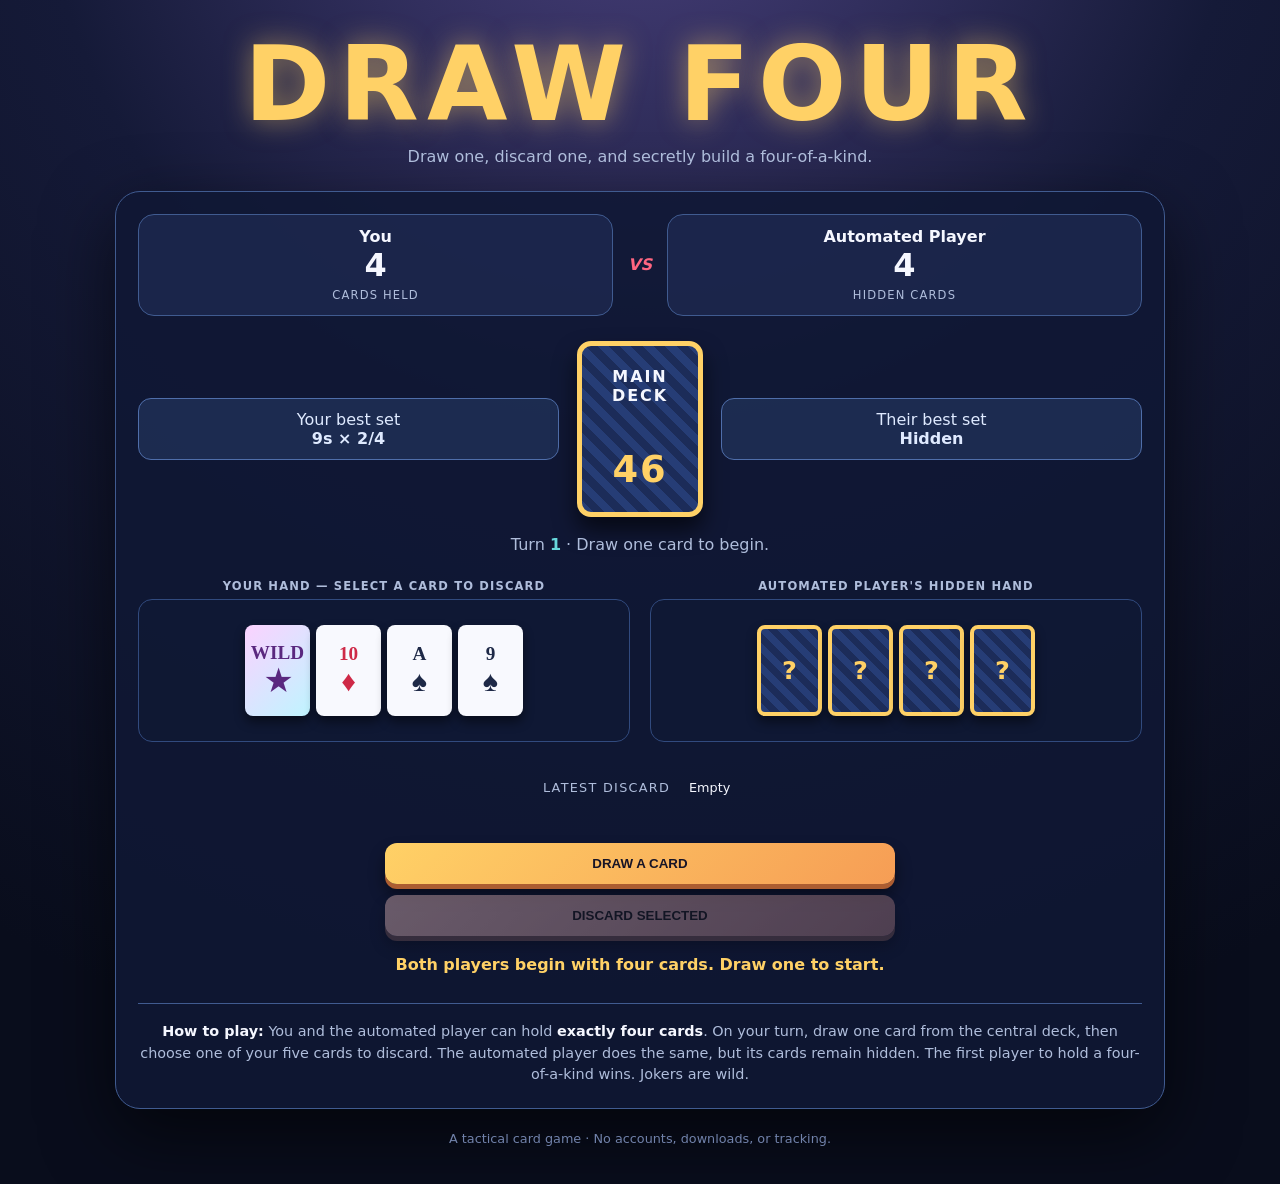
<file: index.html>
<!doctype html><html lang="en"><head><meta charset="utf-8"><meta name="viewport" content="width=device-width,initial-scale=1"><meta name="description" content="Draw Four — a hidden-hand tactical card game."><title>Draw Four | Card Game</title><link rel="stylesheet" href="game.css"></head><body><main><header><h1>DRAW FOUR</h1><p>Draw one, discard one, and secretly build a four-of-a-kind.</p></header><section class="game"><div class="scoreboard"><div class="side"><h2>You</h2><strong id="youCount">4</strong><span>cards held</span></div><div class="vs">VS</div><div class="side"><h2>Automated Player</h2><strong id="botCount">4</strong><span>hidden cards</span></div></div><div class="deck-area"><div class="goal">Your best set<br><b id="youGoal">—</b></div><div class="deck">MAIN DECK<b id="deckCount">46</b></div><div class="goal">Their best set<br><b id="botGoal">Hidden</b></div></div><p class="turn" id="turn"></p><div class="hands"><div class="hand-wrap"><h3>Your hand — select a card to discard</h3><div class="hand" id="youHand"></div></div><div class="hand-wrap"><h3>Automated player's hidden hand</h3><div class="hand bot-hand" id="botHand"></div></div></div><div class="discard-zone"><span>Latest discard</span><div class="last-card" id="discard">Empty</div></div><div class="actions three-actions"><button id="draw">DRAW A CARD</button><button id="discardButton">DISCARD SELECTED</button><button id="playAgain" hidden>PLAY AGAIN</button></div><p class="status" id="status" aria-live="polite"></p><p class="rules"><strong>How to play:</strong> You and the automated player can hold <strong>exactly four cards</strong>. On your turn, draw one card from the central deck, then choose one of your five cards to discard. The automated player does the same, but its cards remain hidden. The first player to hold a four-of-a-kind wins. Jokers are wild.</p></section><footer>A tactical card game · No accounts, downloads, or tracking.</footer></main><script src="game.js"></script></body></html>
</file>
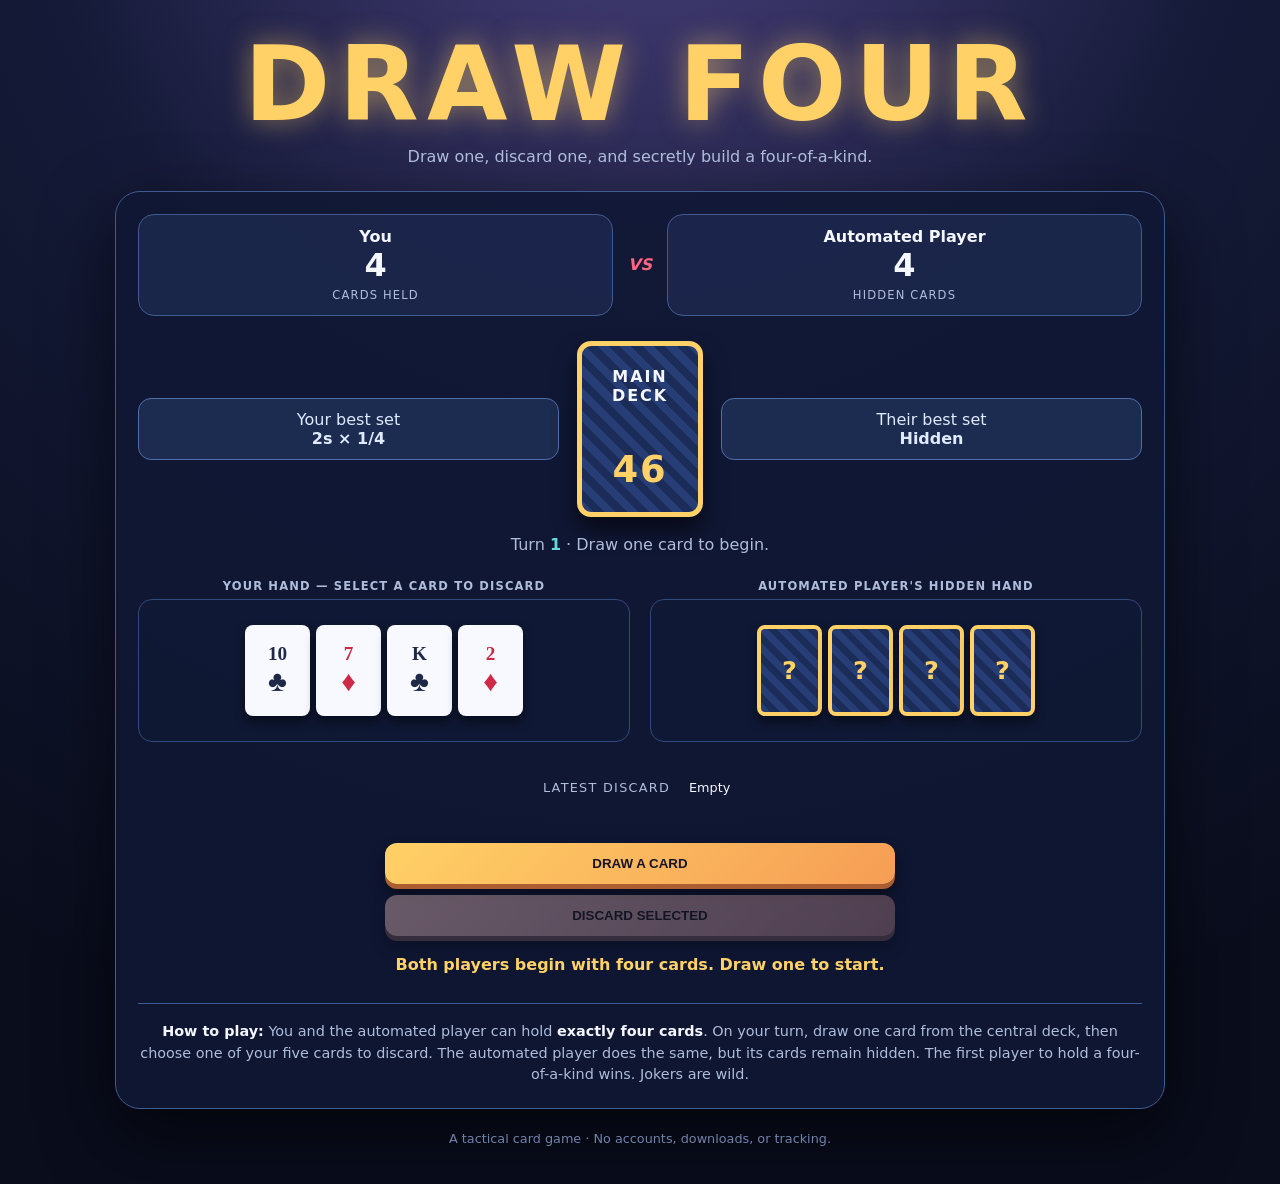
<file: draw-four/index.html>
<!doctype html><html lang="en"><head><meta charset="utf-8"><meta name="viewport" content="width=device-width,initial-scale=1"><meta name="description" content="Draw Four — a hidden-hand tactical card game."><title>Draw Four | Card Game</title><link rel="stylesheet" href="../game.css"></head><body><main><header><h1>DRAW FOUR</h1><p>Draw one, discard one, and secretly build a four-of-a-kind.</p></header><section class="game"><div class="scoreboard"><div class="side"><h2>You</h2><strong id="youCount">4</strong><span>cards held</span></div><div class="vs">VS</div><div class="side"><h2>Automated Player</h2><strong id="botCount">4</strong><span>hidden cards</span></div></div><div class="deck-area"><div class="goal">Your best set<br><b id="youGoal">—</b></div><div class="deck">MAIN DECK<b id="deckCount">46</b></div><div class="goal">Their best set<br><b id="botGoal">Hidden</b></div></div><p class="turn" id="turn"></p><div class="hands"><div class="hand-wrap"><h3>Your hand — select a card to discard</h3><div class="hand" id="youHand"></div></div><div class="hand-wrap"><h3>Automated player's hidden hand</h3><div class="hand bot-hand" id="botHand"></div></div></div><div class="discard-zone"><span>Latest discard</span><div class="last-card" id="discard">Empty</div></div><div class="actions three-actions"><button id="draw">DRAW A CARD</button><button id="discardButton">DISCARD SELECTED</button><button id="playAgain" hidden>PLAY AGAIN</button></div><p class="status" id="status" aria-live="polite"></p><p class="rules"><strong>How to play:</strong> You and the automated player can hold <strong>exactly four cards</strong>. On your turn, draw one card from the central deck, then choose one of your five cards to discard. The automated player does the same, but its cards remain hidden. The first player to hold a four-of-a-kind wins. Jokers are wild.</p></section><footer>A tactical card game · No accounts, downloads, or tracking.</footer></main><script src="../game.js"></script></body></html>
</file>
<file: game.css>
:root{--ink:#f5f7ff;--muted:#afbddb;--bg:#090d1c;--panel:#161f3d;--edge:#405b90;--gold:#ffd166;--pink:#ff6681;--aqua:#67d7db}*{box-sizing:border-box}body{margin:0;min-height:100vh;color:var(--ink);font-family:Inter,ui-sans-serif,system-ui,sans-serif;background:radial-gradient(circle at 50% -15%,#4c4280,#151a38 40%,var(--bg) 85%)}main{width:min(1050px,calc(100% - 32px));margin:auto;padding:38px 0}header{text-align:center}h1{margin:0;color:var(--gold);font-size:clamp(3rem,10vw,6.5rem);letter-spacing:.08em;line-height:.9;text-shadow:0 0 28px #ffd16680}header p{max-width:600px;margin:15px auto 25px;color:var(--muted)}.game{border:1px solid var(--edge);border-radius:25px;padding:22px;background:#101834dd;box-shadow:0 25px 70px #0009}.scoreboard,.deck-area{display:grid;grid-template-columns:1fr auto 1fr;gap:15px;align-items:center}.side{border:1px solid var(--edge);border-radius:16px;padding:12px;text-align:center;background:#202d55a8}.side h2{margin:0;font-size:1rem}.side strong{display:block;font-size:2rem}.side span,.hand-wrap h3{font-size:.72rem;letter-spacing:.1em;text-transform:uppercase;color:var(--muted)}.vs{font-weight:900;font-style:italic;color:var(--pink)}.deck-area{gap:18px;margin:25px 0 14px}.deck{width:126px;aspect-ratio:5/7;display:grid;place-items:center;border:5px solid var(--gold);border-radius:14px;background:repeating-linear-gradient(45deg,#263d76 0 8px,#1c2c59 8px 16px);box-shadow:0 13px 22px #0009;text-align:center;font-weight:900;letter-spacing:.12em}.deck b{display:block;font-size:2.3rem;color:var(--gold)}.turn{text-align:center;line-height:1.5;color:var(--muted)}.turn b{color:var(--aqua)}.goal{border:1px solid #4f6eaa;border-radius:13px;padding:11px;background:#26396399;text-align:center;color:#dfeaff}.hands{display:grid;grid-template-columns:1fr 1fr;gap:20px}.hand-wrap h3{text-align:center;margin:6px 0}.hand{min-height:143px;display:flex;flex-wrap:wrap;align-content:center;justify-content:center;gap:6px;padding:8px;border:1px solid #314a7e;border-radius:14px;background:#101a35a6}.card,.hidden-card{width:65px;aspect-ratio:5/7;border-radius:8px;box-shadow:0 6px 11px #0007}.card{border:0;padding:5px;background:#f8f9fe;color:#1e2947;font-family:Georgia,serif;font-weight:bold;cursor:pointer;transition:transform .15s,outline .15s}.card:hover{transform:translateY(-4px)}.card.red{color:#ce2947}.card.wild{color:#5a287f;background:linear-gradient(135deg,#fbd2ff,#bff4ff)}.card.selected{outline:3px solid var(--gold);transform:translateY(-6px)}.card .rank{display:block;font-size:1.2rem}.card .suit{display:block;text-align:center;font-size:1.8rem}.hidden-card{display:grid;place-items:center;border:4px solid var(--gold);background:repeating-linear-gradient(45deg,#263d76 0 7px,#1c2c59 7px 14px);color:var(--gold);font-weight:900;font-size:1.6rem}.discard-zone{display:flex;align-items:center;justify-content:center;gap:12px;margin:12px 0;color:var(--muted);font-size:.8rem;text-transform:uppercase;letter-spacing:.1em}.last-card{min-width:55px;min-height:68px;display:grid;place-items:center;color:var(--ink);letter-spacing:0;text-transform:none}.last-card .card{width:55px;cursor:default}.actions{display:grid;gap:11px;max-width:510px;margin:21px auto 0}.two-actions{grid-template-columns:1fr 1fr}button{border:0;border-radius:12px;padding:13px 9px;background:linear-gradient(135deg,#ffd166,#f69d55);color:#171426;font-weight:900;cursor:pointer;box-shadow:0 5px 0 #ac5d31,0 10px 16px #0007;transition:transform .12s}.actions button+button{background:linear-gradient(135deg,#ff7d90,#d2496e);box-shadow:0 5px 0 #893149,0 10px 16px #0007}button:hover:not(:disabled){transform:translateY(-2px)}button:active:not(:disabled){transform:translateY(4px)}button:disabled{cursor:not-allowed;filter:grayscale(.75);opacity:.55}.status{min-height:29px;margin:19px 0 0;text-align:center;color:var(--gold);font-weight:800}.rules{margin:19px auto 0;padding-top:17px;border-top:1px solid var(--edge);text-align:center;color:var(--muted);line-height:1.5;font-size:.9rem}.rules strong{color:var(--ink)}footer{text-align:center;color:#7182aa;margin-top:22px;font-size:.8rem}@media(max-width:620px){main{padding-top:24px}.game{padding:14px}.deck-area{gap:10px}.deck{width:91px}.deck b{font-size:1.6rem}.hands{gap:10px}.hand{min-height:120px}.card,.hidden-card{width:49px}.card .suit{font-size:1.4rem}.actions{gap:7px}button{padding:11px 5px;font-size:.72rem}}
</file>
